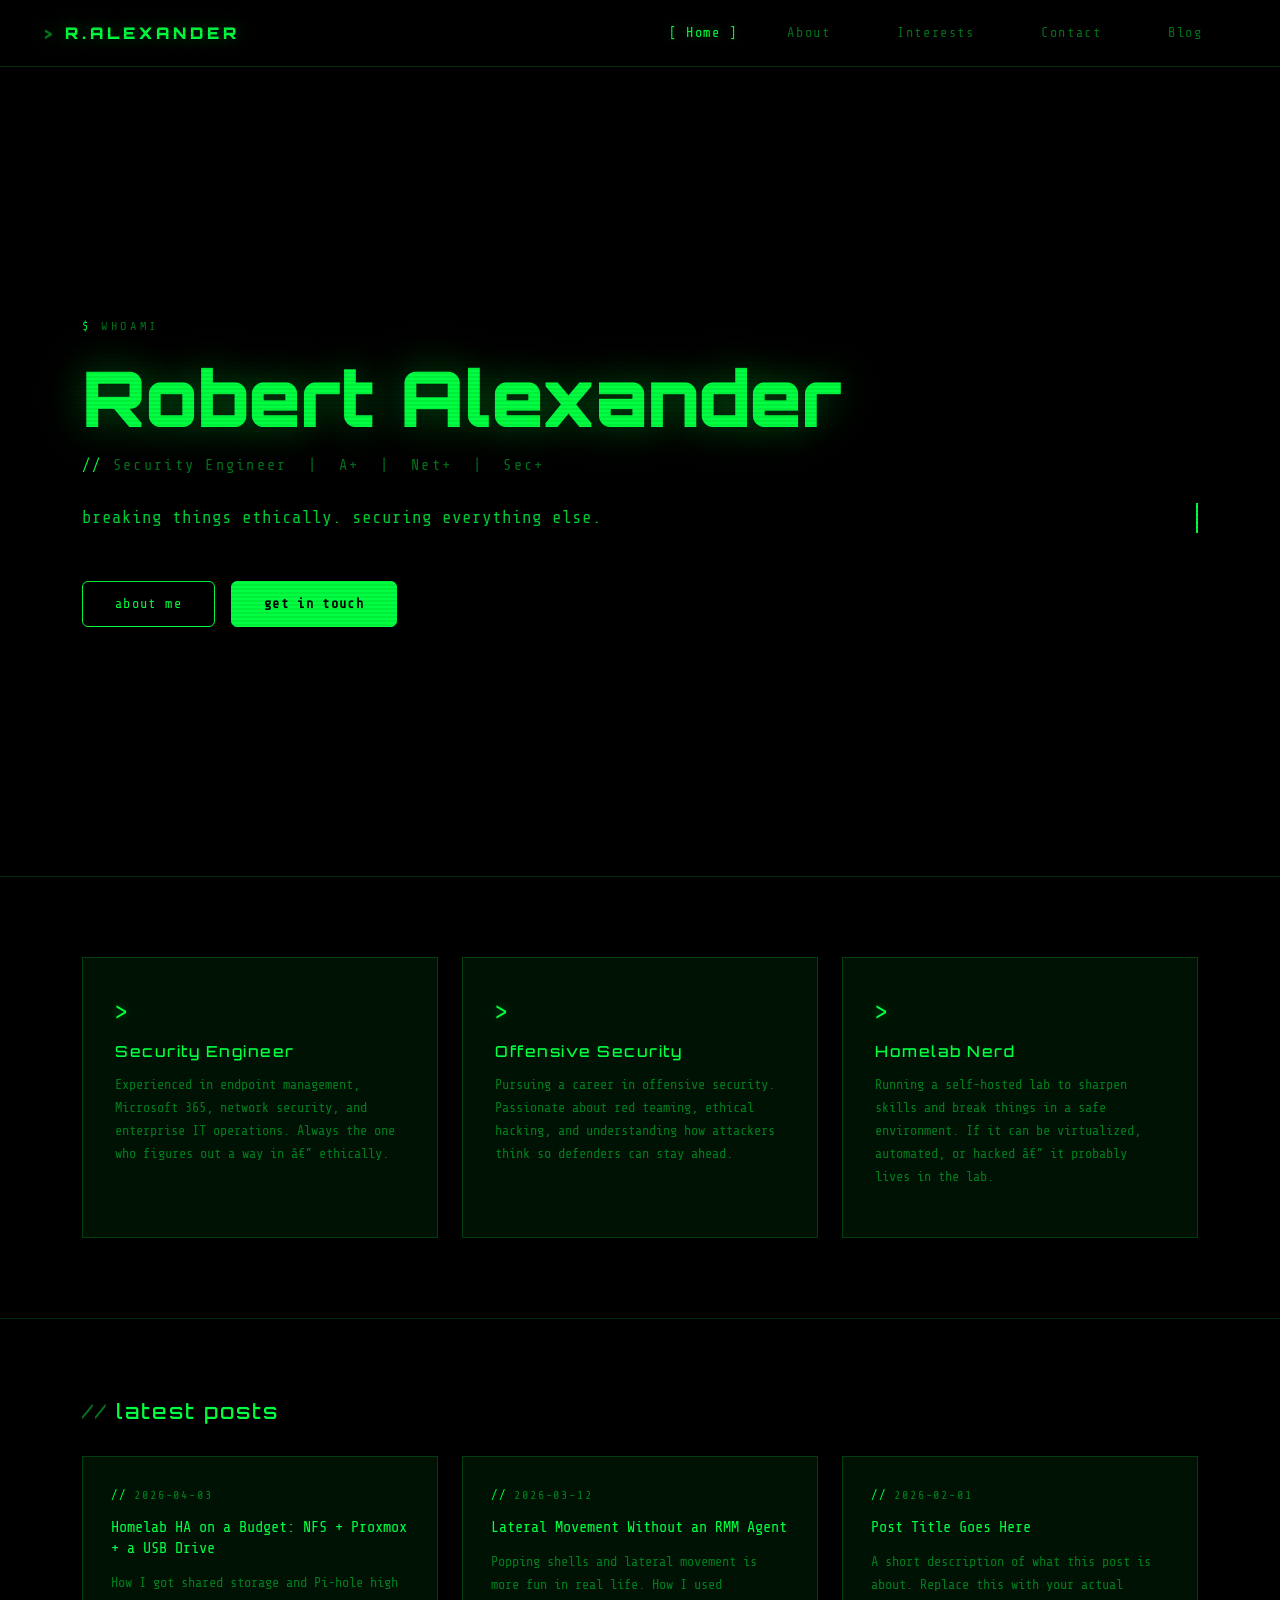
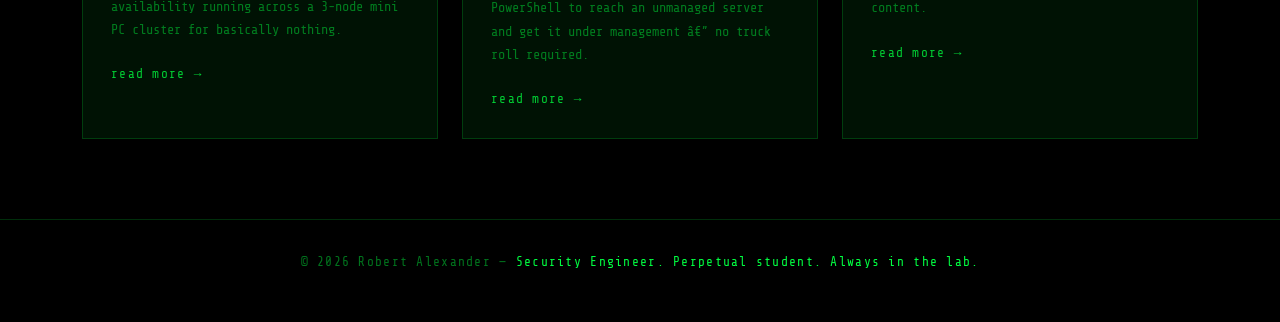
<file: index.html>
<!DOCTYPE html>
<html lang="en">
    <head>
        <link href="https://cdn.jsdelivr.net/npm/bootstrap@5.3.3/dist/css/bootstrap.min.css" rel="stylesheet" integrity="sha384-QWTKZyjpPEjISv5WaRU9OFeRpok6YctnYmDr5pNlyT2bRjXh0JMhjY6hW+ALEwIH" crossorigin="anonymous">
        <script src="https://cdn.jsdelivr.net/npm/bootstrap@5.3.3/dist/js/bootstrap.bundle.min.js" integrity="sha384-YvpcrYf0tY3lHB60NNkmXc5s9fDVZLESaAA55NDzOxhy9GkcIdslK1eN7N6jIeHz" crossorigin="anonymous"></script>
        <link href="styles.css" rel="stylesheet">
        <title>// Robert Alexander</title>
    </head>
    <body>

        <nav class="navbar navbar-expand-lg navbar-dark">
            <div class="container-fluid">
                <a class="navbar-brand" href="index.html">r.alexander</a>
                <button class="navbar-toggler" type="button" data-bs-toggle="collapse" data-bs-target="#navMenu">
                    <span class="navbar-toggler-icon"></span>
                </button>
                <div class="collapse navbar-collapse" id="navMenu">
                    <ul class="navbar-nav ms-auto">
                        <li class="nav-item"><a class="nav-link active" href="index.html">Home</a></li>
                        <li class="nav-item"><a class="nav-link" href="about.html">About</a></li>
                        <li class="nav-item"><a class="nav-link" href="interests.html">Interests</a></li>
                        <li class="nav-item"><a class="nav-link" href="contact.html">Contact</a></li>
                        <li class="nav-item"><a class="nav-link" href="#blog">Blog</a></li>
                    </ul>
                </div>
            </div>
        </nav>

        <!-- Hero -->
        <section class="hero">
            <div class="container">
                <p class="hero-label">whoami</p>
                <h1>Robert Alexander</h1>
                <p class="hero-title"><span>//</span> Security Engineer &nbsp;|&nbsp; A+ &nbsp;|&nbsp; Net+ &nbsp;|&nbsp; Sec+</p>
                <p class="typewriter">breaking things ethically. securing everything else.</p>
                <div class="hero-cta">
                    <a href="about.html" class="btn btn-terminal">about me</a>
                    <a href="contact.html" class="btn btn-terminal-solid">get in touch</a>
                </div>
            </div>
        </section>

        <!-- About snapshot -->
        <section class="about-snap">
            <div class="container">
                <div class="row g-4">
                    <div class="col-md-4">
                        <div class="snap-card">
                            <p class="snap-icon">></p>
                            <h3 class="snap-title">Security Engineer</h3>
                            <p class="snap-text">Experienced in endpoint management, Microsoft 365, network security, and enterprise IT operations. Always the one who figures out a way in — ethically.</p>
                        </div>
                    </div>
                    <div class="col-md-4">
                        <div class="snap-card">
                            <p class="snap-icon">></p>
                            <h3 class="snap-title">Offensive Security</h3>
                            <p class="snap-text">Pursuing a career in offensive security. Passionate about red teaming, ethical hacking, and understanding how attackers think so defenders can stay ahead.</p>
                        </div>
                    </div>
                    <div class="col-md-4">
                        <div class="snap-card">
                            <p class="snap-icon">></p>
                            <h3 class="snap-title">Homelab Nerd</h3>
                            <p class="snap-text">Running a self-hosted lab to sharpen skills and break things in a safe environment. If it can be virtualized, automated, or hacked — it probably lives in the lab.</p>
                        </div>
                    </div>
                </div>
            </div>
        </section>

        <!-- Blog -->
        <section class="blog-section" id="blog">
            <div class="container">
                <h2><span>// </span>latest posts</h2>
                <div class="row g-4">

                    <div class="col-md-4">
                        <div class="blog-card">
                            <p class="blog-date">2026-04-03</p>
                            <h3 class="blog-title">Homelab HA on a Budget: NFS + Proxmox + a USB Drive</h3>
                            <p class="blog-excerpt">How I got shared storage and Pi-hole high availability running across a 3-node mini PC cluster for basically nothing.</p>
                            <a href="blog-homelab-ha.html" class="blog-link">read more &rarr;</a>
                        </div>
                    </div>

                    <div class="col-md-4">
                        <div class="blog-card">
                            <p class="blog-date">2026-03-12</p>
                            <h3 class="blog-title">Lateral Movement Without an RMM Agent</h3>
                            <p class="blog-excerpt">Popping shells and lateral movement is more fun in real life. How I used PowerShell to reach an unmanaged server and get it under management — no truck roll required.</p>
                            <a href="blog-lateral-movement.html" class="blog-link">read more &rarr;</a>
                        </div>
                    </div>

                    <div class="col-md-4">
                        <div class="blog-card">
                            <p class="blog-date">2026-02-01</p>
                            <h3 class="blog-title">Post Title Goes Here</h3>
                            <p class="blog-excerpt">A short description of what this post is about. Replace this with your actual content.</p>
                            <a href="#" class="blog-link">read more &rarr;</a>
                        </div>
                    </div>

                </div>
            </div>
        </section>

        <footer>
            <p>&copy; 2026 Robert Alexander &mdash; <span>Security Engineer. Perpetual student. Always in the lab.</span></p>
        </footer>

    </body>
</html>
</file>
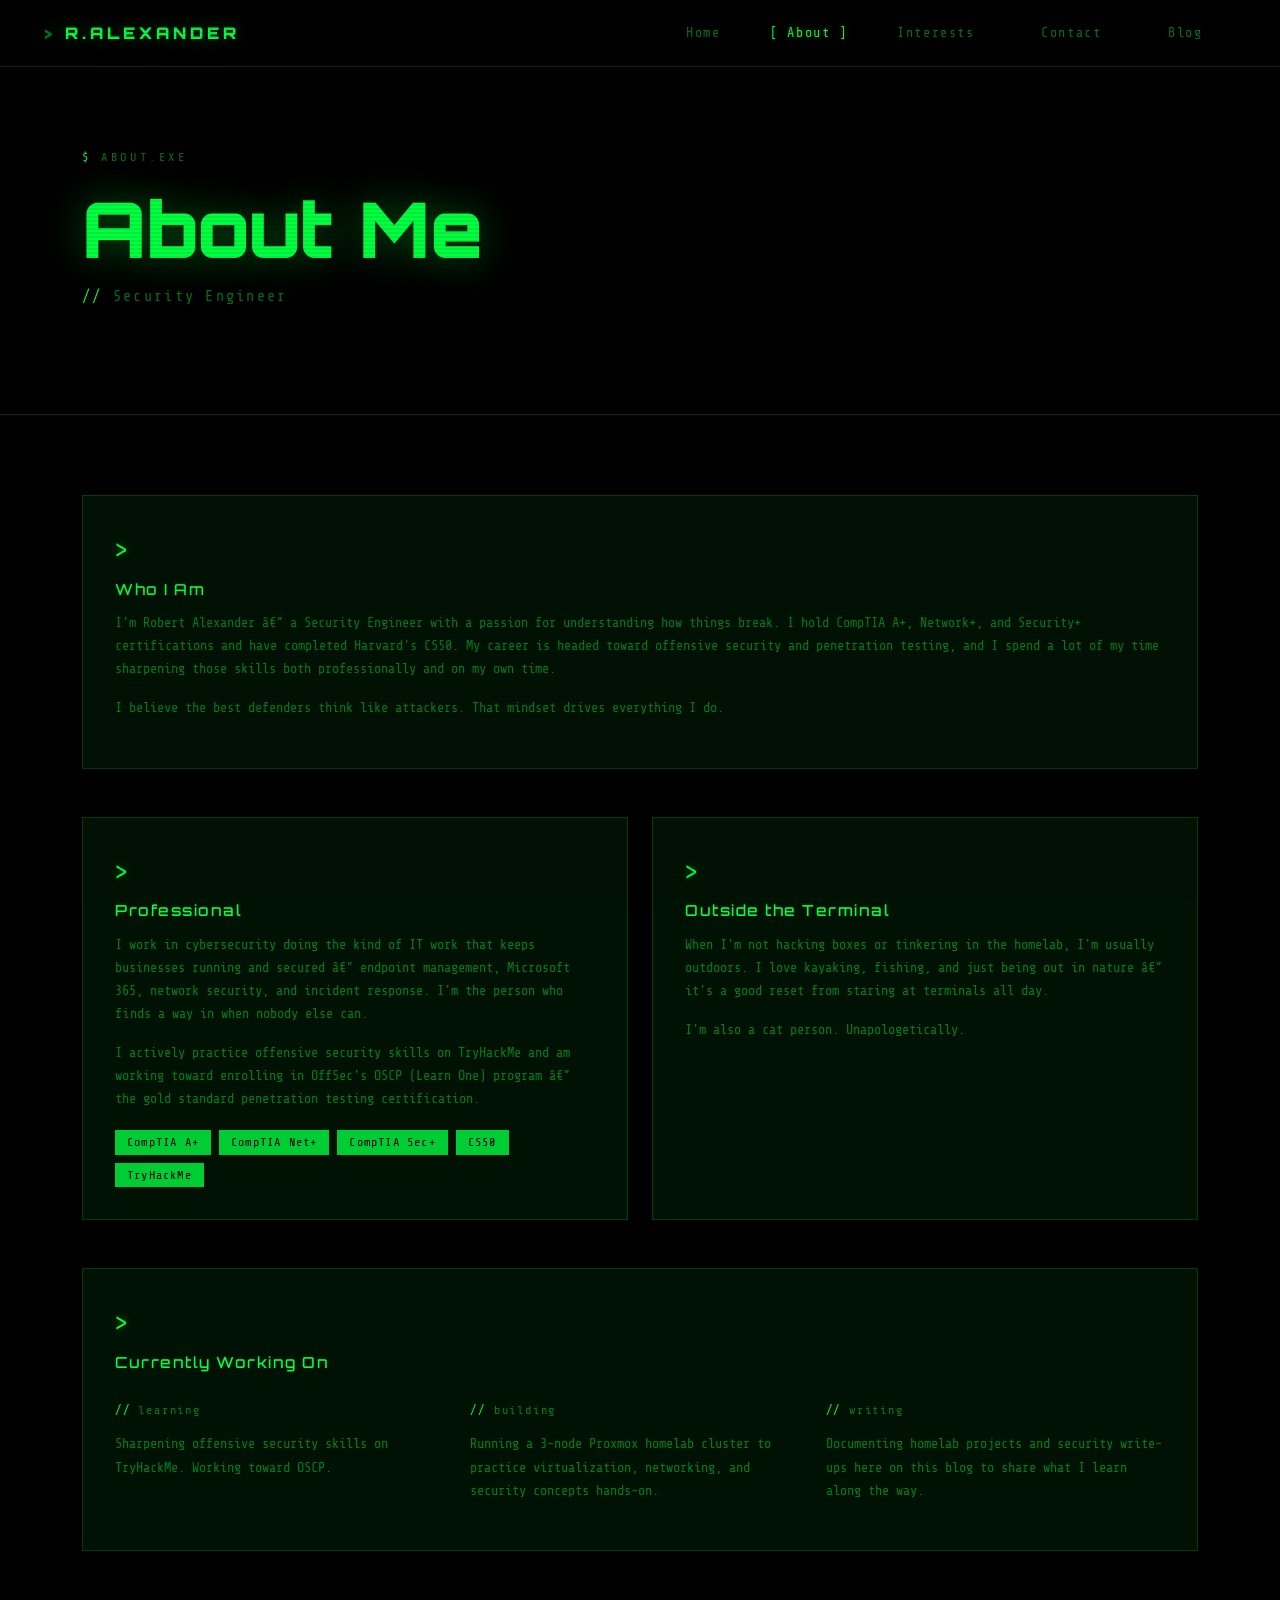
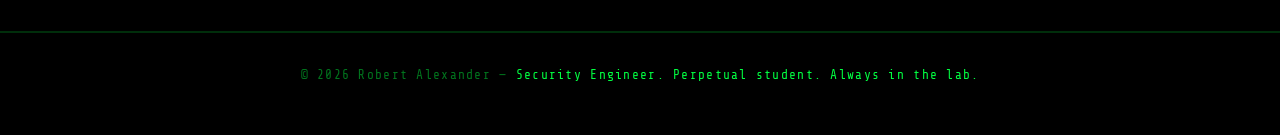
<file: about.html>
<!DOCTYPE html>
<html lang="en">
    <head>
        <link href="https://cdn.jsdelivr.net/npm/bootstrap@5.3.3/dist/css/bootstrap.min.css" rel="stylesheet" integrity="sha384-QWTKZyjpPEjISv5WaRU9OFeRpok6YctnYmDr5pNlyT2bRjXh0JMhjY6hW+ALEwIH" crossorigin="anonymous">
        <script src="https://cdn.jsdelivr.net/npm/bootstrap@5.3.3/dist/js/bootstrap.bundle.min.js" integrity="sha384-YvpcrYf0tY3lHB60NNkmXc5s9fDVZLESaAA55NDzOxhy9GkcIdslK1eN7N6jIeHz" crossorigin="anonymous"></script>
        <link href="styles.css" rel="stylesheet">
        <title>// About - Robert Alexander</title>
    </head>
    <body>

        <nav class="navbar navbar-expand-lg navbar-dark">
            <div class="container-fluid">
                <a class="navbar-brand" href="index.html">r.alexander</a>
                <button class="navbar-toggler" type="button" data-bs-toggle="collapse" data-bs-target="#navMenu">
                    <span class="navbar-toggler-icon"></span>
                </button>
                <div class="collapse navbar-collapse" id="navMenu">
                    <ul class="navbar-nav ms-auto">
                        <li class="nav-item"><a class="nav-link" href="index.html">Home</a></li>
                        <li class="nav-item"><a class="nav-link active" href="about.html">About</a></li>
                        <li class="nav-item"><a class="nav-link" href="interests.html">Interests</a></li>
                        <li class="nav-item"><a class="nav-link" href="contact.html">Contact</a></li>
                        <li class="nav-item"><a class="nav-link" href="index.html#blog">Blog</a></li>
                    </ul>
                </div>
            </div>
        </nav>

        <section class="hero" style="min-height: 35vh;">
            <div class="container">
                <p class="hero-label">about.exe</p>
                <h1>About Me</h1>
                <p class="hero-title"><span>//</span> Security Engineer</p>
            </div>
        </section>

        <section class="about-snap">
            <div class="container">

                <!-- Bio -->
                <div class="row g-4 mb-5">
                    <div class="col-12">
                        <div class="snap-card">
                            <p class="snap-icon">></p>
                            <h3 class="snap-title">Who I Am</h3>
                            <p class="snap-text">I'm Robert Alexander — a Security Engineer with a passion for understanding how things break. I hold CompTIA A+, Network+, and Security+ certifications and have completed Harvard's CS50. My career is headed toward offensive security and penetration testing, and I spend a lot of my time sharpening those skills both professionally and on my own time.</p>
                            <p class="snap-text">I believe the best defenders think like attackers. That mindset drives everything I do.</p>
                        </div>
                    </div>
                </div>

                <div class="row g-4 mb-5">

                    <!-- Professional -->
                    <div class="col-md-6">
                        <div class="snap-card" style="height:100%;">
                            <p class="snap-icon">></p>
                            <h3 class="snap-title">Professional</h3>
                            <p class="snap-text">I work in cybersecurity doing the kind of IT work that keeps businesses running and secured — endpoint management, Microsoft 365, network security, and incident response. I'm the person who finds a way in when nobody else can.</p>
                            <p class="snap-text">I actively practice offensive security skills on TryHackMe and am working toward enrolling in OffSec's OSCP (Learn One) program — the gold standard penetration testing certification.</p>
                            <div class="cert-list">
                                <span class="tag">CompTIA A+</span>
                                <span class="tag">CompTIA Net+</span>
                                <span class="tag">CompTIA Sec+</span>
                                <span class="tag">CS50</span>
                                <span class="tag">TryHackMe</span>
                            </div>
                        </div>
                    </div>

                    <!-- Personal -->
                    <div class="col-md-6">
                        <div class="snap-card" style="height:100%;">
                            <p class="snap-icon">></p>
                            <h3 class="snap-title">Outside the Terminal</h3>
                            <p class="snap-text">When I'm not hacking boxes or tinkering in the homelab, I'm usually outdoors. I love kayaking, fishing, and just being out in nature — it's a good reset from staring at terminals all day.</p>
                            <p class="snap-text">I'm also a cat person. Unapologetically.</p>
                        </div>
                    </div>

                </div>

                <!-- Currently working on -->
                <div class="row g-4">
                    <div class="col-12">
                        <div class="snap-card">
                            <p class="snap-icon">></p>
                            <h3 class="snap-title">Currently Working On</h3>
                            <div class="row g-3 mt-1">
                                <div class="col-md-4">
                                    <p class="blog-date">learning</p>
                                    <p class="snap-text">Sharpening offensive security skills on TryHackMe. Working toward OSCP.</p>
                                </div>
                                <div class="col-md-4">
                                    <p class="blog-date">building</p>
                                    <p class="snap-text">Running a 3-node Proxmox homelab cluster to practice virtualization, networking, and security concepts hands-on.</p>
                                </div>
                                <div class="col-md-4">
                                    <p class="blog-date">writing</p>
                                    <p class="snap-text">Documenting homelab projects and security write-ups here on this blog to share what I learn along the way.</p>
                                </div>
                            </div>
                        </div>
                    </div>
                </div>

            </div>
        </section>

        <footer>
            <p>&copy; 2026 Robert Alexander &mdash; <span>Security Engineer. Perpetual student. Always in the lab.</span></p>
        </footer>

    </body>
</html>
</file>
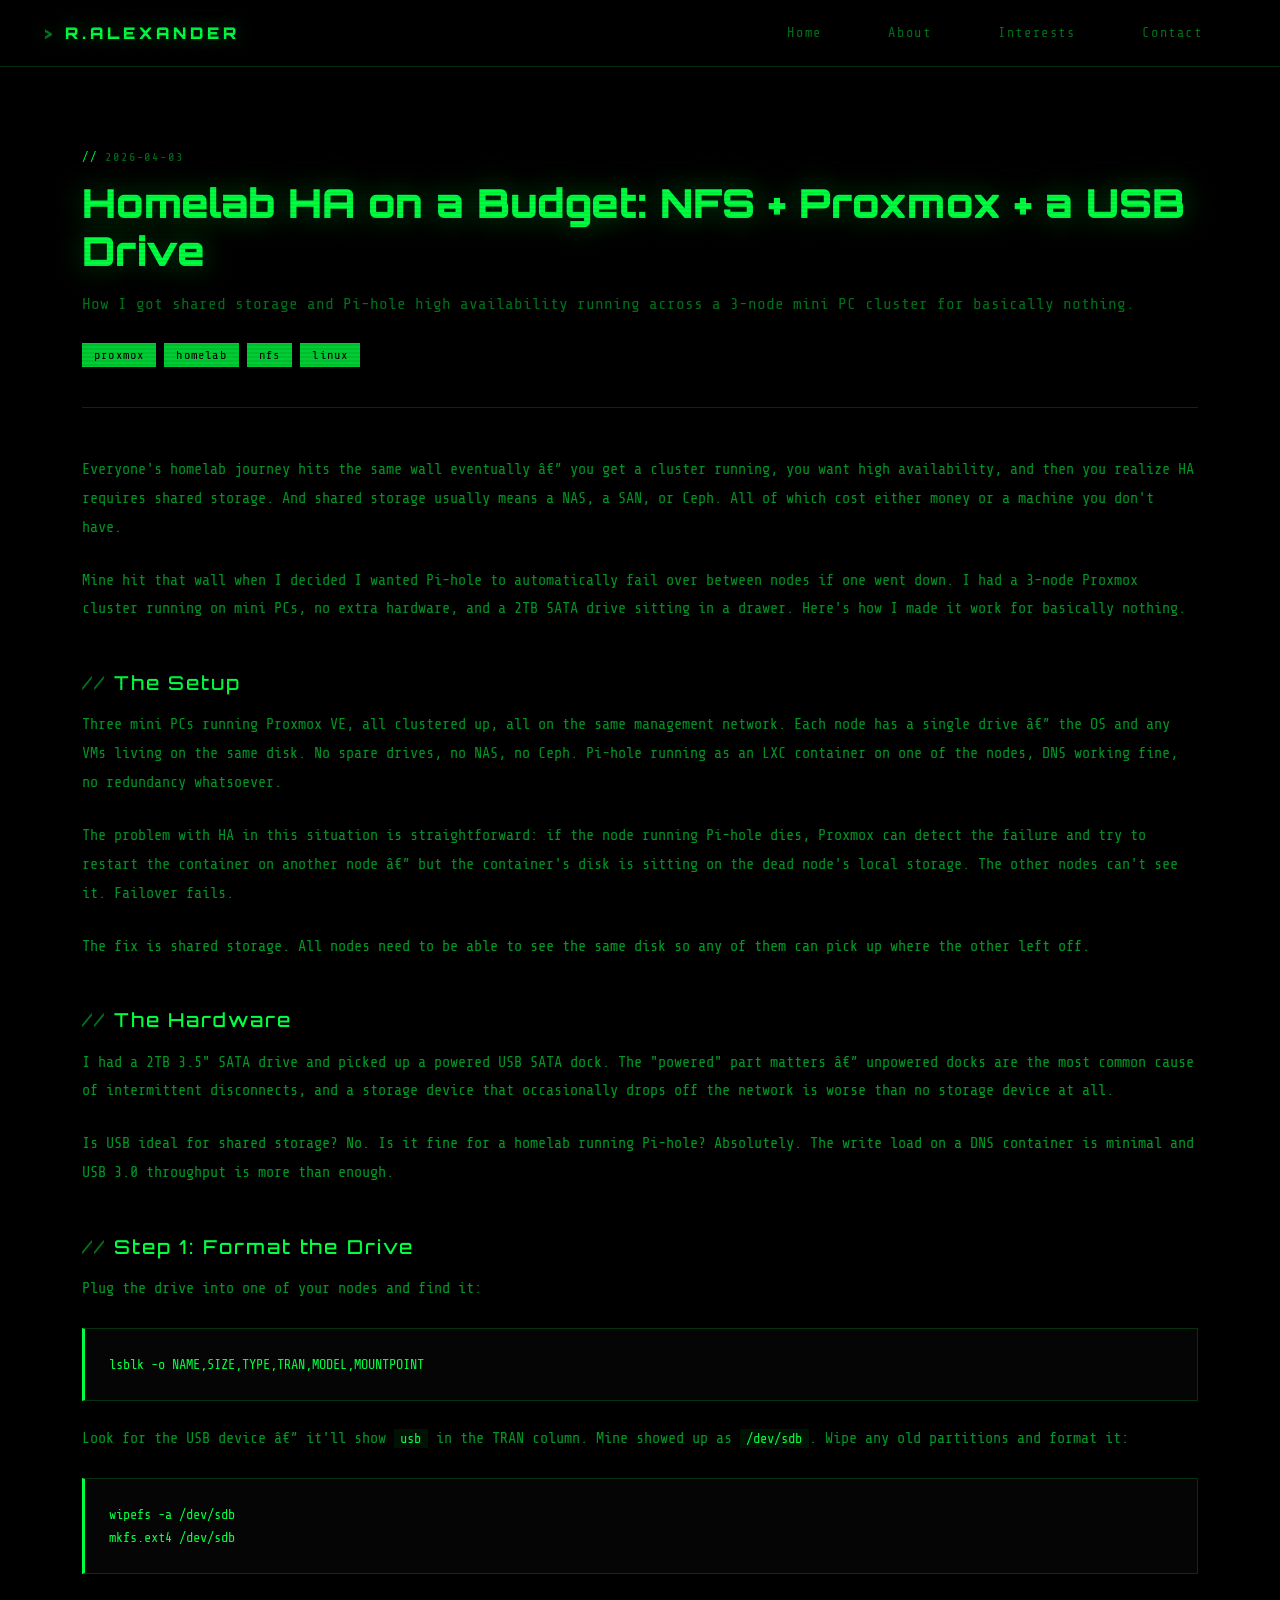
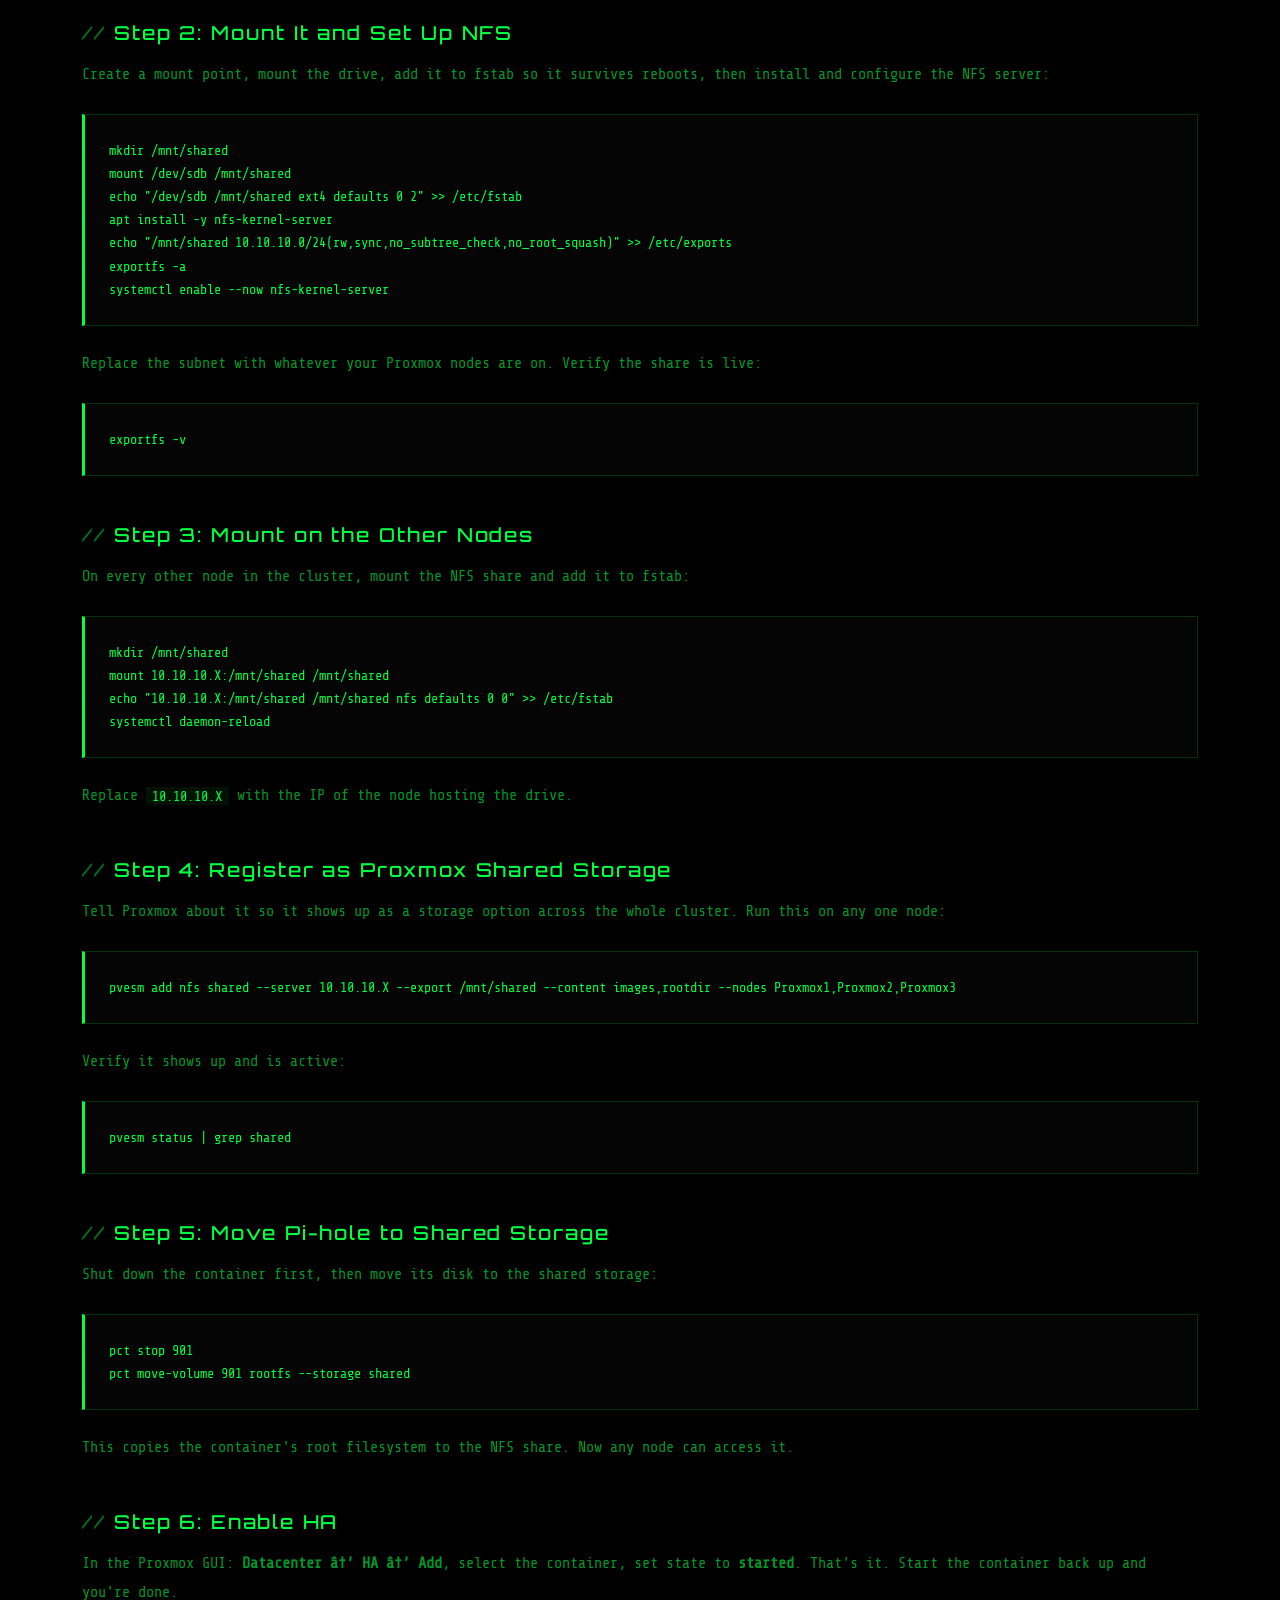
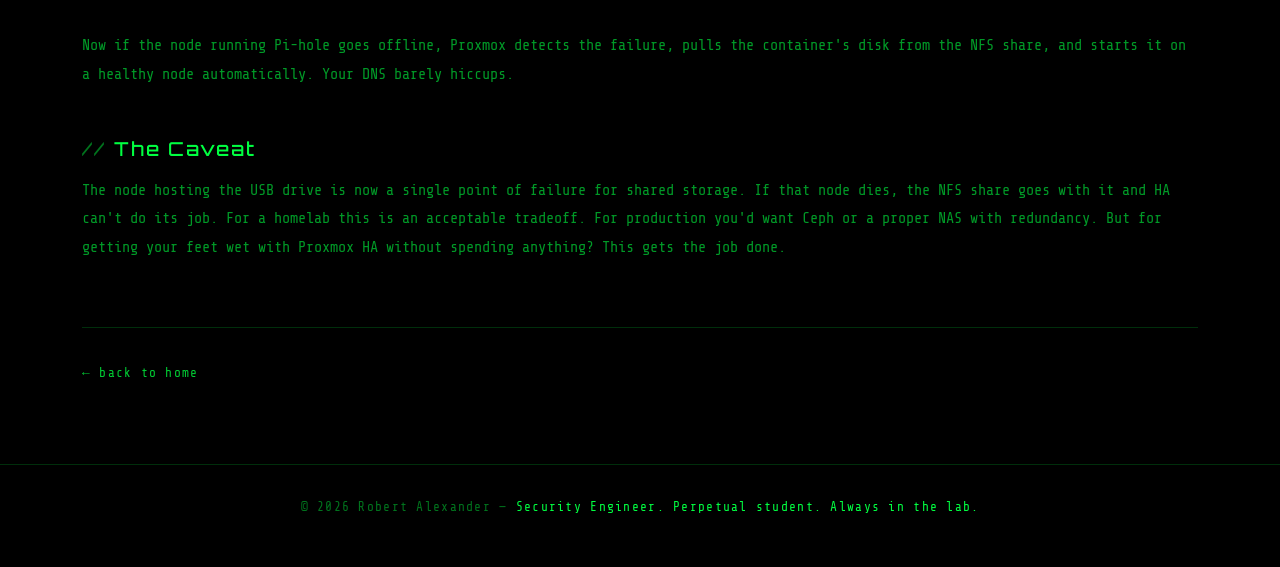
<file: blog-homelab-ha.html>
<!DOCTYPE html>
<html lang="en">
    <head>
        <link href="https://cdn.jsdelivr.net/npm/bootstrap@5.3.3/dist/css/bootstrap.min.css" rel="stylesheet" integrity="sha384-QWTKZyjpPEjISv5WaRU9OFeRpok6YctnYmDr5pNlyT2bRjXh0JMhjY6hW+ALEwIH" crossorigin="anonymous">
        <script src="https://cdn.jsdelivr.net/npm/bootstrap@5.3.3/dist/js/bootstrap.bundle.min.js" integrity="sha384-YvpcrYf0tY3lHB60NNkmXc5s9fDVZLESaAA55NDzOxhy9GkcIdslK1eN7N6jIeHz" crossorigin="anonymous"></script>
        <link href="styles.css" rel="stylesheet">
        <title>// Homelab HA on a Budget</title>
    </head>
    <body>

        <nav class="navbar navbar-expand-lg navbar-dark">
            <div class="container-fluid">
                <a class="navbar-brand" href="index.html">r.alexander</a>
                <button class="navbar-toggler" type="button" data-bs-toggle="collapse" data-bs-target="#navMenu">
                    <span class="navbar-toggler-icon"></span>
                </button>
                <div class="collapse navbar-collapse" id="navMenu">
                    <ul class="navbar-nav ms-auto">
                        <li class="nav-item"><a class="nav-link" href="index.html">Home</a></li>
                        <li class="nav-item"><a class="nav-link" href="about.html">About</a></li>
                        <li class="nav-item"><a class="nav-link" href="interests.html">Interests</a></li>
                        <li class="nav-item"><a class="nav-link" href="contact.html">Contact</a></li>
                    </ul>
                </div>
            </div>
        </nav>

        <article class="blog-post">
            <div class="container">

                <div class="post-header">
                    <p class="blog-date">2026-04-03</p>
                    <h1 class="post-title">Homelab HA on a Budget: NFS + Proxmox + a USB Drive</h1>
                    <p class="post-subtitle">How I got shared storage and Pi-hole high availability running across a 3-node mini PC cluster for basically nothing.</p>
                    <div class="post-tags">
                        <span class="tag">proxmox</span>
                        <span class="tag">homelab</span>
                        <span class="tag">nfs</span>
                        <span class="tag">linux</span>
                    </div>
                </div>

                <div class="post-body">

                    <p>Everyone's homelab journey hits the same wall eventually — you get a cluster running, you want high availability, and then you realize HA requires shared storage. And shared storage usually means a NAS, a SAN, or Ceph. All of which cost either money or a machine you don't have.</p>

                    <p>Mine hit that wall when I decided I wanted Pi-hole to automatically fail over between nodes if one went down. I had a 3-node Proxmox cluster running on mini PCs, no extra hardware, and a 2TB SATA drive sitting in a drawer. Here's how I made it work for basically nothing.</p>

                    <h2><span>// </span>The Setup</h2>

                    <p>Three mini PCs running Proxmox VE, all clustered up, all on the same management network. Each node has a single drive — the OS and any VMs living on the same disk. No spare drives, no NAS, no Ceph. Pi-hole running as an LXC container on one of the nodes, DNS working fine, no redundancy whatsoever.</p>

                    <p>The problem with HA in this situation is straightforward: if the node running Pi-hole dies, Proxmox can detect the failure and try to restart the container on another node — but the container's disk is sitting on the dead node's local storage. The other nodes can't see it. Failover fails.</p>

                    <p>The fix is shared storage. All nodes need to be able to see the same disk so any of them can pick up where the other left off.</p>

                    <h2><span>// </span>The Hardware</h2>

                    <p>I had a 2TB 3.5" SATA drive and picked up a powered USB SATA dock. The "powered" part matters — unpowered docks are the most common cause of intermittent disconnects, and a storage device that occasionally drops off the network is worse than no storage device at all.</p>

                    <p>Is USB ideal for shared storage? No. Is it fine for a homelab running Pi-hole? Absolutely. The write load on a DNS container is minimal and USB 3.0 throughput is more than enough.</p>

                    <h2><span>// </span>Step 1: Format the Drive</h2>

                    <p>Plug the drive into one of your nodes and find it:</p>

                    <div class="code-block">
                        <pre>lsblk -o NAME,SIZE,TYPE,TRAN,MODEL,MOUNTPOINT</pre>
                    </div>

                    <p>Look for the USB device — it'll show <code>usb</code> in the TRAN column. Mine showed up as <code>/dev/sdb</code>. Wipe any old partitions and format it:</p>

                    <div class="code-block">
                        <pre>wipefs -a /dev/sdb
mkfs.ext4 /dev/sdb</pre>
                    </div>

                    <h2><span>// </span>Step 2: Mount It and Set Up NFS</h2>

                    <p>Create a mount point, mount the drive, add it to fstab so it survives reboots, then install and configure the NFS server:</p>

                    <div class="code-block">
                        <pre>mkdir /mnt/shared
mount /dev/sdb /mnt/shared
echo "/dev/sdb /mnt/shared ext4 defaults 0 2" >> /etc/fstab
apt install -y nfs-kernel-server
echo "/mnt/shared 10.10.10.0/24(rw,sync,no_subtree_check,no_root_squash)" >> /etc/exports
exportfs -a
systemctl enable --now nfs-kernel-server</pre>
                    </div>

                    <p>Replace the subnet with whatever your Proxmox nodes are on. Verify the share is live:</p>

                    <div class="code-block">
                        <pre>exportfs -v</pre>
                    </div>

                    <h2><span>// </span>Step 3: Mount on the Other Nodes</h2>

                    <p>On every other node in the cluster, mount the NFS share and add it to fstab:</p>

                    <div class="code-block">
                        <pre>mkdir /mnt/shared
mount 10.10.10.X:/mnt/shared /mnt/shared
echo "10.10.10.X:/mnt/shared /mnt/shared nfs defaults 0 0" >> /etc/fstab
systemctl daemon-reload</pre>
                    </div>

                    <p>Replace <code>10.10.10.X</code> with the IP of the node hosting the drive.</p>

                    <h2><span>// </span>Step 4: Register as Proxmox Shared Storage</h2>

                    <p>Tell Proxmox about it so it shows up as a storage option across the whole cluster. Run this on any one node:</p>

                    <div class="code-block">
                        <pre>pvesm add nfs shared --server 10.10.10.X --export /mnt/shared --content images,rootdir --nodes Proxmox1,Proxmox2,Proxmox3</pre>
                    </div>

                    <p>Verify it shows up and is active:</p>

                    <div class="code-block">
                        <pre>pvesm status | grep shared</pre>
                    </div>

                    <h2><span>// </span>Step 5: Move Pi-hole to Shared Storage</h2>

                    <p>Shut down the container first, then move its disk to the shared storage:</p>

                    <div class="code-block">
                        <pre>pct stop 901
pct move-volume 901 rootfs --storage shared</pre>
                    </div>

                    <p>This copies the container's root filesystem to the NFS share. Now any node can access it.</p>

                    <h2><span>// </span>Step 6: Enable HA</h2>

                    <p>In the Proxmox GUI: <strong>Datacenter → HA → Add</strong>, select the container, set state to <strong>started</strong>. That's it. Start the container back up and you're done.</p>

                    <p>Now if the node running Pi-hole goes offline, Proxmox detects the failure, pulls the container's disk from the NFS share, and starts it on a healthy node automatically. Your DNS barely hiccups.</p>

                    <h2><span>// </span>The Caveat</h2>

                    <p>The node hosting the USB drive is now a single point of failure for shared storage. If that node dies, the NFS share goes with it and HA can't do its job. For a homelab this is an acceptable tradeoff. For production you'd want Ceph or a proper NAS with redundancy. But for getting your feet wet with Proxmox HA without spending anything? This gets the job done.</p>

                    <div class="post-footer-nav">
                        <a href="index.html" class="blog-link">&larr; back to home</a>
                    </div>

                </div>
            </div>
        </article>

        <footer>
            <p>&copy; 2026 Robert Alexander &mdash; <span>Security Engineer. Perpetual student. Always in the lab.</span></p>
        </footer>

    </body>
</html>
</file>
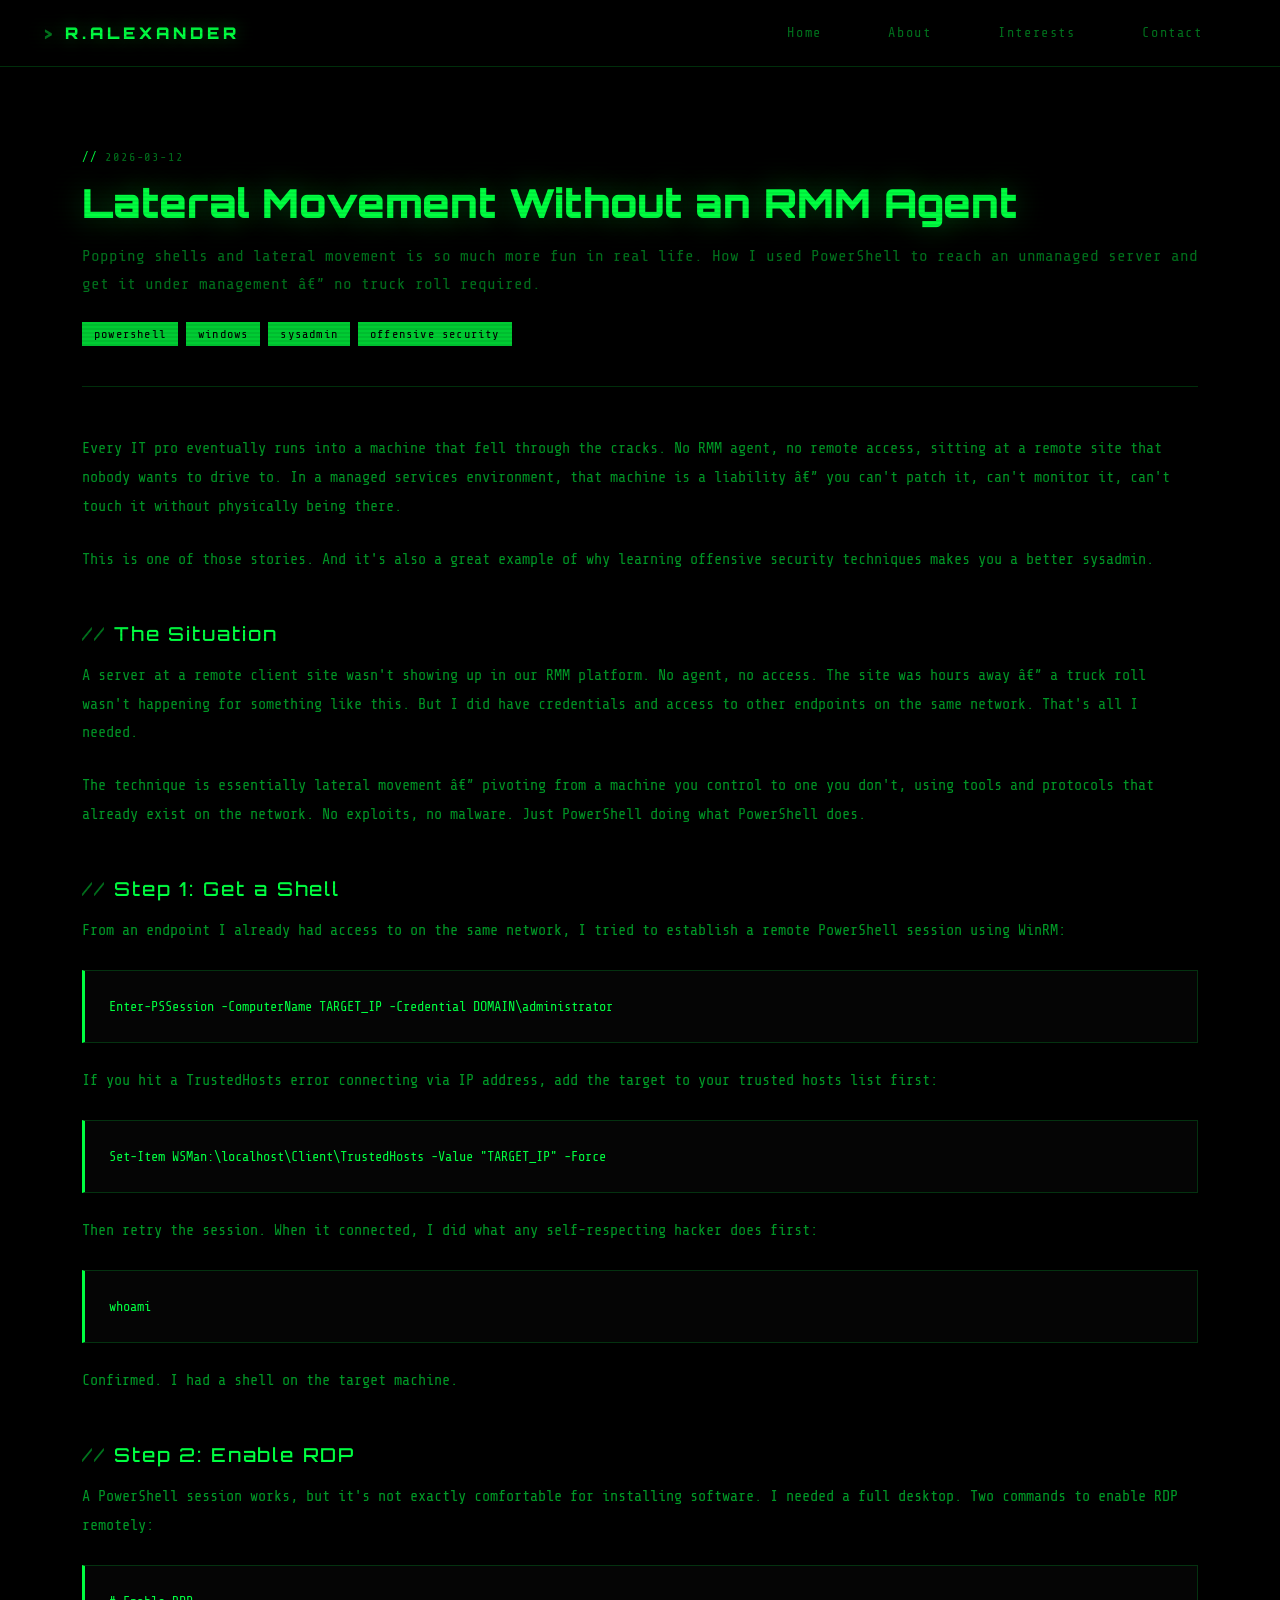
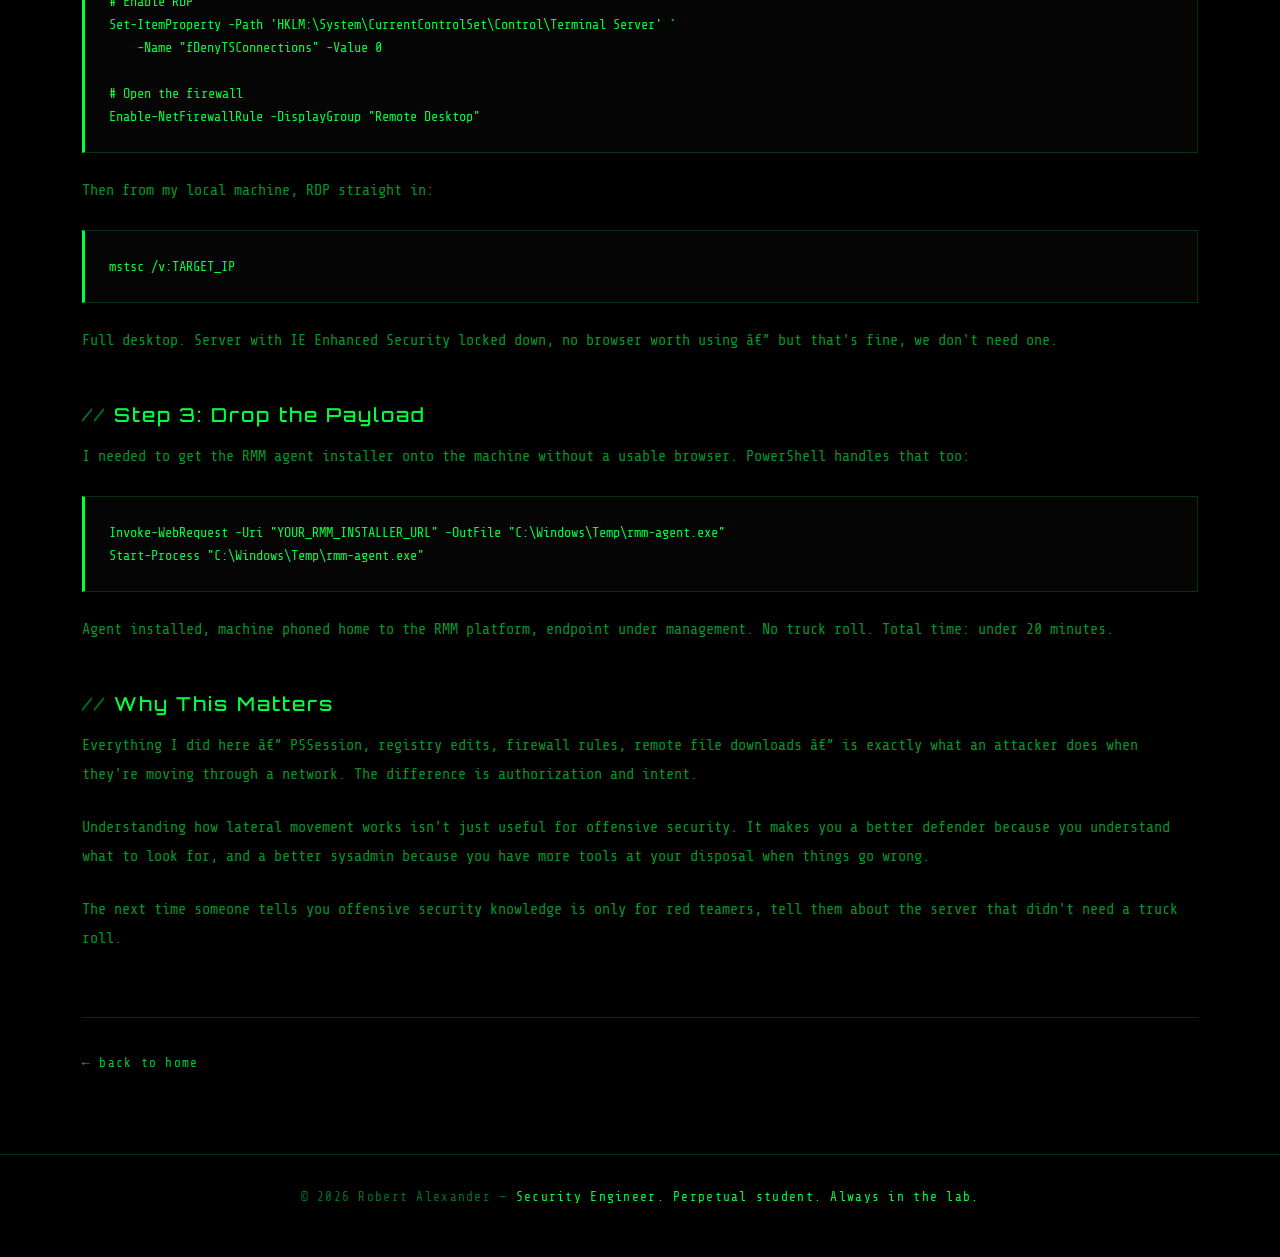
<file: blog-lateral-movement.html>
<!DOCTYPE html>
<html lang="en">
    <head>
        <link href="https://cdn.jsdelivr.net/npm/bootstrap@5.3.3/dist/css/bootstrap.min.css" rel="stylesheet" integrity="sha384-QWTKZyjpPEjISv5WaRU9OFeRpok6YctnYmDr5pNlyT2bRjXh0JMhjY6hW+ALEwIH" crossorigin="anonymous">
        <script src="https://cdn.jsdelivr.net/npm/bootstrap@5.3.3/dist/js/bootstrap.bundle.min.js" integrity="sha384-YvpcrYf0tY3lHB60NNkmXc5s9fDVZLESaAA55NDzOxhy9GkcIdslK1eN7N6jIeHz" crossorigin="anonymous"></script>
        <link href="styles.css" rel="stylesheet">
        <title>// Lateral Movement Without an RMM Agent</title>
    </head>
    <body>

        <nav class="navbar navbar-expand-lg navbar-dark">
            <div class="container-fluid">
                <a class="navbar-brand" href="index.html">r.alexander</a>
                <button class="navbar-toggler" type="button" data-bs-toggle="collapse" data-bs-target="#navMenu">
                    <span class="navbar-toggler-icon"></span>
                </button>
                <div class="collapse navbar-collapse" id="navMenu">
                    <ul class="navbar-nav ms-auto">
                        <li class="nav-item"><a class="nav-link" href="index.html">Home</a></li>
                        <li class="nav-item"><a class="nav-link" href="about.html">About</a></li>
                        <li class="nav-item"><a class="nav-link" href="interests.html">Interests</a></li>
                        <li class="nav-item"><a class="nav-link" href="contact.html">Contact</a></li>
                    </ul>
                </div>
            </div>
        </nav>

        <article class="blog-post">
            <div class="container">

                <div class="post-header">
                    <p class="blog-date">2026-03-12</p>
                    <h1 class="post-title">Lateral Movement Without an RMM Agent</h1>
                    <p class="post-subtitle">Popping shells and lateral movement is so much more fun in real life. How I used PowerShell to reach an unmanaged server and get it under management — no truck roll required.</p>
                    <div class="post-tags">
                        <span class="tag">powershell</span>
                        <span class="tag">windows</span>
                        <span class="tag">sysadmin</span>
                        <span class="tag">offensive security</span>
                    </div>
                </div>

                <div class="post-body">

                    <p>Every IT pro eventually runs into a machine that fell through the cracks. No RMM agent, no remote access, sitting at a remote site that nobody wants to drive to. In a managed services environment, that machine is a liability — you can't patch it, can't monitor it, can't touch it without physically being there.</p>

                    <p>This is one of those stories. And it's also a great example of why learning offensive security techniques makes you a better sysadmin.</p>

                    <h2><span>// </span>The Situation</h2>

                    <p>A server at a remote client site wasn't showing up in our RMM platform. No agent, no access. The site was hours away — a truck roll wasn't happening for something like this. But I did have credentials and access to other endpoints on the same network. That's all I needed.</p>

                    <p>The technique is essentially lateral movement — pivoting from a machine you control to one you don't, using tools and protocols that already exist on the network. No exploits, no malware. Just PowerShell doing what PowerShell does.</p>

                    <h2><span>// </span>Step 1: Get a Shell</h2>

                    <p>From an endpoint I already had access to on the same network, I tried to establish a remote PowerShell session using WinRM:</p>

                    <div class="code-block">
                        <pre>Enter-PSSession -ComputerName TARGET_IP -Credential DOMAIN\administrator</pre>
                    </div>

                    <p>If you hit a TrustedHosts error connecting via IP address, add the target to your trusted hosts list first:</p>

                    <div class="code-block">
                        <pre>Set-Item WSMan:\localhost\Client\TrustedHosts -Value "TARGET_IP" -Force</pre>
                    </div>

                    <p>Then retry the session. When it connected, I did what any self-respecting hacker does first:</p>

                    <div class="code-block">
                        <pre>whoami</pre>
                    </div>

                    <p>Confirmed. I had a shell on the target machine.</p>

                    <h2><span>// </span>Step 2: Enable RDP</h2>

                    <p>A PowerShell session works, but it's not exactly comfortable for installing software. I needed a full desktop. Two commands to enable RDP remotely:</p>

                    <div class="code-block">
                        <pre># Enable RDP
Set-ItemProperty -Path 'HKLM:\System\CurrentControlSet\Control\Terminal Server' `
    -Name "fDenyTSConnections" -Value 0

# Open the firewall
Enable-NetFirewallRule -DisplayGroup "Remote Desktop"</pre>
                    </div>

                    <p>Then from my local machine, RDP straight in:</p>

                    <div class="code-block">
                        <pre>mstsc /v:TARGET_IP</pre>
                    </div>

                    <p>Full desktop. Server with IE Enhanced Security locked down, no browser worth using — but that's fine, we don't need one.</p>

                    <h2><span>// </span>Step 3: Drop the Payload</h2>

                    <p>I needed to get the RMM agent installer onto the machine without a usable browser. PowerShell handles that too:</p>

                    <div class="code-block">
                        <pre>Invoke-WebRequest -Uri "YOUR_RMM_INSTALLER_URL" -OutFile "C:\Windows\Temp\rmm-agent.exe"
Start-Process "C:\Windows\Temp\rmm-agent.exe"</pre>
                    </div>

                    <p>Agent installed, machine phoned home to the RMM platform, endpoint under management. No truck roll. Total time: under 20 minutes.</p>

                    <h2><span>// </span>Why This Matters</h2>

                    <p>Everything I did here — PSSession, registry edits, firewall rules, remote file downloads — is exactly what an attacker does when they're moving through a network. The difference is authorization and intent.</p>

                    <p>Understanding how lateral movement works isn't just useful for offensive security. It makes you a better defender because you understand what to look for, and a better sysadmin because you have more tools at your disposal when things go wrong.</p>

                    <p>The next time someone tells you offensive security knowledge is only for red teamers, tell them about the server that didn't need a truck roll.</p>

                    <div class="post-footer-nav">
                        <a href="index.html" class="blog-link">&larr; back to home</a>
                    </div>

                </div>
            </div>
        </article>

        <footer>
            <p>&copy; 2026 Robert Alexander &mdash; <span>Security Engineer. Perpetual student. Always in the lab.</span></p>
        </footer>

    </body>
</html>
</file>
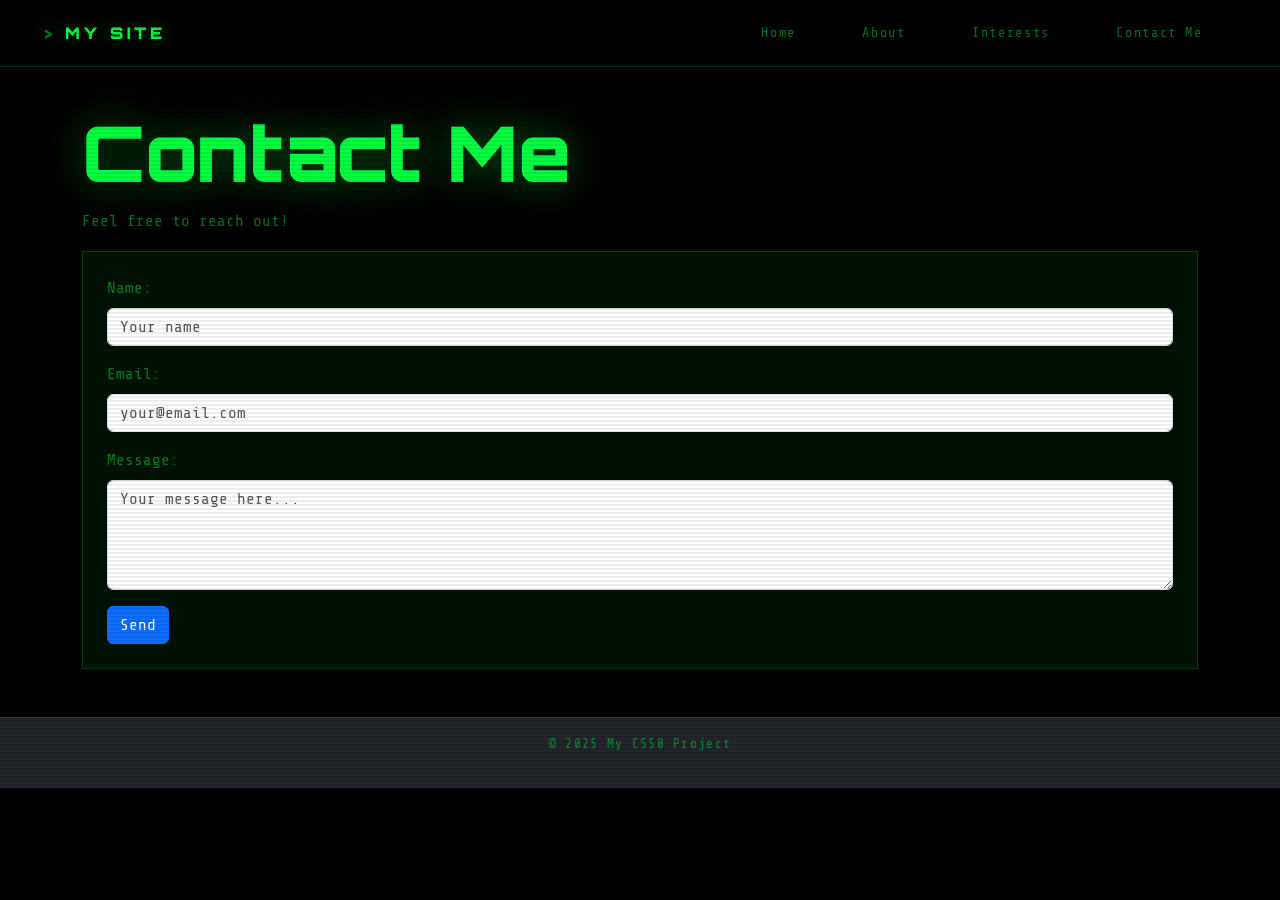
<file: contact.html>
<!DOCTYPE html>

<html lang="en">
    <head>
        <link href="https://cdn.jsdelivr.net/npm/bootstrap@5.3.3/dist/css/bootstrap.min.css" rel="stylesheet" integrity="sha384-QWTKZyjpPEjISv5WaRU9OFeRpok6YctnYmDr5pNlyT2bRjXh0JMhjY6hW+ALEwIH" crossorigin="anonymous">
        <script src="https://cdn.jsdelivr.net/npm/bootstrap@5.3.3/dist/js/bootstrap.bundle.min.js" integrity="sha384-YvpcrYf0tY3lHB60NNkmXc5s9fDVZLESaAA55NDzOxhy9GkcIdslK1eN7N6jIeHz" crossorigin="anonymous"></script>
        <link href="styles.css" rel="stylesheet">
        <title>Contact - My Webpage</title>
    </head>
    <body>
        <nav class="navbar navbar-expand-lg navbar-dark bg-dark">
            <div class="container-fluid">
                <a class="navbar-brand" href="index.html">My Site</a>
                <ul class="navbar-nav">
                    <li class="nav-item"><a class="nav-link" href="index.html">Home</a></li>
                    <li class="nav-item"><a class="nav-link" href="about.html">About</a></li>
                    <li class="nav-item"><a class="nav-link" href="interests.html">Interests</a></li>
                    <li class="nav-item"><a class="nav-link" href="contact.html">Contact Me</a></li>
                </ul>
            </div>
        </nav>

        <div class="container mt-5">
            <h1>Contact Me</h1>
            <p>Feel free to reach out!</p>

            <div class="card p-4">
                <form>
                    <div class="mb-3">
                        <label class="form-label">Name:</label>
                        <input type="text" class="form-control" placeholder="Your name">
                    </div>

                    <div class="mb-3">
                        <label class="form-label">Email:</label>
                        <input type="email" class="form-control" placeholder="your@email.com">
                    </div>

                    <div class="mb-3">
                        <label class="form-label">Message:</label>
                        <textarea class="form-control" rows="4" placeholder="Your message here..."></textarea>
                    </div>

                    <button type="submit" class="btn btn-primary">Send</button>
                </form>
            </div>
        </div>

        <footer class="bg-dark text-white text-center p-3 mt-5">
            <p>&copy; 2025 My CS50 Project</p>
        </footer>
    </body>
</html>
</file>
<file: styles.css>
@import url('https://fonts.googleapis.com/css2?family=Share+Tech+Mono&family=Orbitron:wght@400;700;900&display=swap');

/* =============================================
   CSS VARIABLES
   ============================================= */
:root {
    --green: #00ff41;
    --green-dim: #00cc33;
    --green-glow: rgba(0, 255, 65, 0.35);
    --green-faint: rgba(0, 255, 65, 0.07);
    --black: #000000;
    --border: rgba(0, 255, 65, 0.18);
    --text-muted: rgba(0, 255, 65, 0.45);
}

/* =============================================
   BASE
   ============================================= */
body {
    background-color: var(--black) !important;
    font-family: 'Share Tech Mono', monospace;
    color: var(--green);
    overflow-x: hidden;
    cursor: crosshair;
}

/* Scanline overlay */
body::after {
    content: '';
    position: fixed;
    inset: 0;
    background: repeating-linear-gradient(
        0deg,
        transparent,
        transparent 2px,
        rgba(0, 0, 0, 0.07) 2px,
        rgba(0, 0, 0, 0.07) 4px
    );
    pointer-events: none;
    z-index: 9999;
}

h1 {
    font-family: 'Orbitron', monospace;
    font-weight: 900;
    color: var(--green);
    font-size: clamp(2.2rem, 6vw, 5rem);
    line-height: 1;
    text-shadow: 0 0 40px var(--green-glow), 0 0 80px rgba(0, 255, 65, 0.1);
    margin-bottom: 1rem;
}

h2 {
    font-family: 'Orbitron', monospace;
    color: var(--green);
    font-size: 1.3rem;
    letter-spacing: 0.1em;
    margin-bottom: 2rem;
}

h2 span {
    color: var(--text-muted);
}

p {
    color: var(--text-muted);
    line-height: 1.7;
}

a {
    color: var(--green);
    text-decoration: none;
    transition: text-shadow 0.2s;
}

a:hover {
    color: var(--green);
    text-shadow: 0 0 10px var(--green-glow);
}

footer {
    margin-top: 0;
    border-top: 1px solid var(--border);
    padding: 2rem 0;
    text-align: center;
    background: rgba(0, 0, 0, 0.8);
    color: var(--text-muted);
    font-size: 0.8rem;
    letter-spacing: 0.1em;
    position: relative;
    z-index: 1;
}

footer span {
    color: var(--green);
}

/* =============================================
   NAVBAR
   ============================================= */
.navbar {
    background: rgba(0, 0, 0, 0.92) !important;
    border-bottom: 1px solid var(--border);
    backdrop-filter: blur(12px);
    padding: 1rem 2rem;
    position: sticky;
    top: 0;
    z-index: 1000;
}

.navbar-brand {
    font-family: 'Orbitron', monospace;
    font-weight: 900;
    font-size: 1rem;
    color: var(--green) !important;
    letter-spacing: 0.25em;
    text-transform: uppercase;
    text-shadow: 0 0 18px var(--green-glow);
}

.navbar-brand::before {
    content: '> ';
    color: var(--text-muted);
}

.nav-link {
    color: var(--text-muted) !important;
    font-family: 'Share Tech Mono', monospace;
    font-size: 0.85rem;
    letter-spacing: 0.12em;
    padding: 0.4rem 1rem !important;
    transition: all 0.2s ease;
}

.nav-link::before { content: '[ '; opacity: 0; transition: opacity 0.15s; }
.nav-link::after  { content: ' ]'; opacity: 0; transition: opacity 0.15s; }

.nav-link:hover,
.nav-link.active {
    color: var(--green) !important;
    text-shadow: 0 0 10px var(--green-glow);
}

.nav-link:hover::before,
.nav-link:hover::after,
.nav-link.active::before,
.nav-link.active::after {
    opacity: 1;
}

/* =============================================
   HERO
   ============================================= */
.hero {
    position: relative;
    z-index: 1;
    min-height: 90vh;
    display: flex;
    align-items: center;
    padding: 5rem 0;
    border-bottom: 1px solid var(--border);
}

.hero-label {
    font-size: 0.75rem;
    color: var(--text-muted);
    letter-spacing: 0.3em;
    text-transform: uppercase;
    margin-bottom: 1.5rem;
}

.hero-label::before {
    content: '$ ';
    color: var(--green);
}

.hero-title {
    font-size: 0.95rem;
    color: var(--text-muted);
    letter-spacing: 0.15em;
    margin-bottom: 1.5rem;
}

.hero-title span {
    color: var(--green);
}

.typewriter {
    font-size: 1.1rem;
    color: var(--green-dim);
    border-right: 2px solid var(--green);
    white-space: nowrap;
    overflow: hidden;
    width: 0;
    animation: typing 2.5s steps(50) 0.5s forwards, blink 0.75s step-end infinite;
    margin-bottom: 3rem;
}

@keyframes typing {
    to { width: 100%; }
}

@keyframes blink {
    50% { border-color: transparent; }
}

.hero-cta {
    display: flex;
    gap: 1rem;
    flex-wrap: wrap;
}

/* =============================================
   BUTTONS
   ============================================= */
.btn-terminal {
    background: transparent;
    border: 1px solid var(--green);
    color: var(--green);
    font-family: 'Share Tech Mono', monospace;
    letter-spacing: 0.1em;
    padding: 0.75rem 2rem;
    font-size: 0.85rem;
    transition: all 0.2s;
    cursor: crosshair;
}

.btn-terminal:hover {
    color: var(--green);
    background: var(--green-faint);
    box-shadow: 0 0 20px var(--green-glow);
    text-shadow: 0 0 8px var(--green-glow);
}

.btn-terminal-solid {
    background: var(--green);
    border: 1px solid var(--green);
    color: var(--black);
    font-family: 'Share Tech Mono', monospace;
    font-weight: bold;
    letter-spacing: 0.1em;
    padding: 0.75rem 2rem;
    font-size: 0.85rem;
    transition: all 0.2s;
    cursor: crosshair;
}

.btn-terminal-solid:hover {
    background: transparent;
    color: var(--green);
    box-shadow: 0 0 20px var(--green-glow);
}

/* =============================================
   ABOUT SNAPSHOT CARDS
   ============================================= */
.about-snap {
    position: relative;
    z-index: 1;
    padding: 5rem 0;
    border-bottom: 1px solid var(--border);
}

.snap-card {
    background: var(--green-faint);
    border: 1px solid var(--border);
    padding: 2rem;
    height: 100%;
    transition: border-color 0.2s, box-shadow 0.2s;
}

.snap-card:hover {
    border-color: var(--green);
    box-shadow: 0 0 24px var(--green-faint);
}

.snap-icon {
    font-family: 'Orbitron', monospace;
    font-size: 1.5rem;
    color: var(--green);
    margin-bottom: 0.75rem;
    text-shadow: 0 0 10px var(--green-glow);
}

.snap-title {
    font-size: 0.95rem;
    color: var(--green);
    letter-spacing: 0.1em;
    margin-bottom: 0.75rem;
    font-family: 'Orbitron', monospace;
}

.snap-text {
    font-size: 0.85rem;
    color: var(--text-muted);
    line-height: 1.7;
}

/* =============================================
   CARD (Bootstrap override)
   ============================================= */
.card {
    background: var(--green-faint);
    border: 1px solid var(--border) !important;
    border-radius: 0 !important;
    box-shadow: none;
    color: var(--text-muted);
    transition: border-color 0.2s, box-shadow 0.2s;
}

.card:hover {
    border-color: var(--green) !important;
    box-shadow: 0 0 20px var(--green-faint);
}

/* =============================================
   BLOG SECTION
   ============================================= */
.blog-section {
    position: relative;
    z-index: 1;
    padding: 5rem 0;
}

.blog-card {
    background: var(--green-faint);
    border: 1px solid var(--border);
    padding: 1.75rem;
    height: 100%;
    transition: border-color 0.2s, box-shadow 0.2s;
}

.blog-card:hover {
    border-color: var(--green);
    box-shadow: 0 0 24px var(--green-faint);
}

.blog-date {
    font-size: 0.75rem;
    color: var(--text-muted);
    letter-spacing: 0.15em;
    margin-bottom: 0.75rem;
}

.blog-date::before {
    content: '// ';
    color: var(--green);
}

.blog-title {
    font-size: 0.95rem;
    color: var(--green);
    margin-bottom: 0.75rem;
    line-height: 1.4;
}

.blog-excerpt {
    font-size: 0.85rem;
    color: var(--text-muted);
    margin-bottom: 1.25rem;
}

.blog-link {
    font-size: 0.8rem;
    color: var(--green-dim);
    letter-spacing: 0.1em;
    transition: color 0.2s, text-shadow 0.2s;
}

.blog-link:hover {
    color: var(--green);
    text-shadow: 0 0 8px var(--green-glow);
}

/* =============================================
   BLOG POST PAGE
   ============================================= */
.blog-post {
    position: relative;
    z-index: 1;
    padding: 5rem 0;
}

.post-header {
    border-bottom: 1px solid var(--border);
    padding-bottom: 2.5rem;
    margin-bottom: 3rem;
}

.post-title {
    font-family: 'Orbitron', monospace;
    font-size: clamp(1.5rem, 4vw, 2.5rem);
    color: var(--green);
    text-shadow: 0 0 30px var(--green-glow);
    margin-bottom: 1rem;
    line-height: 1.2;
}

.post-subtitle {
    font-size: 1rem;
    color: var(--text-muted);
    margin-bottom: 1.5rem;
    line-height: 1.7;
}

.post-tags {
    display: flex;
    flex-wrap: wrap;
    gap: 0.5rem;
}

.tag {
    font-size: 0.75rem;
    color: var(--black);
    background: var(--green-dim);
    padding: 0.2rem 0.75rem;
    letter-spacing: 0.1em;
}

.post-body h2 {
    margin-top: 3rem;
    margin-bottom: 1rem;
    font-size: 1.2rem;
}

.post-body p {
    font-size: 0.95rem;
    margin-bottom: 1.5rem;
    color: rgba(0, 255, 65, 0.6);
    line-height: 1.9;
}

.post-body code {
    color: var(--green);
    background: var(--green-faint);
    padding: 0.1rem 0.4rem;
    font-family: 'Share Tech Mono', monospace;
    font-size: 0.9em;
}

.code-block {
    background: #050505;
    border: 1px solid var(--border);
    border-left: 3px solid var(--green);
    padding: 1.5rem;
    margin: 1.5rem 0;
    overflow-x: auto;
}

.code-block pre {
    color: var(--green);
    font-family: 'Share Tech Mono', monospace;
    font-size: 0.85rem;
    margin: 0;
    line-height: 1.7;
    white-space: pre-wrap;
}

.post-footer-nav {
    margin-top: 4rem;
    padding-top: 2rem;
    border-top: 1px solid var(--border);
}

/* =============================================
   CERT / TAG LIST
   ============================================= */
.cert-list {
    display: flex;
    flex-wrap: wrap;
    gap: 0.5rem;
    margin-top: 1.25rem;
}
</file>
